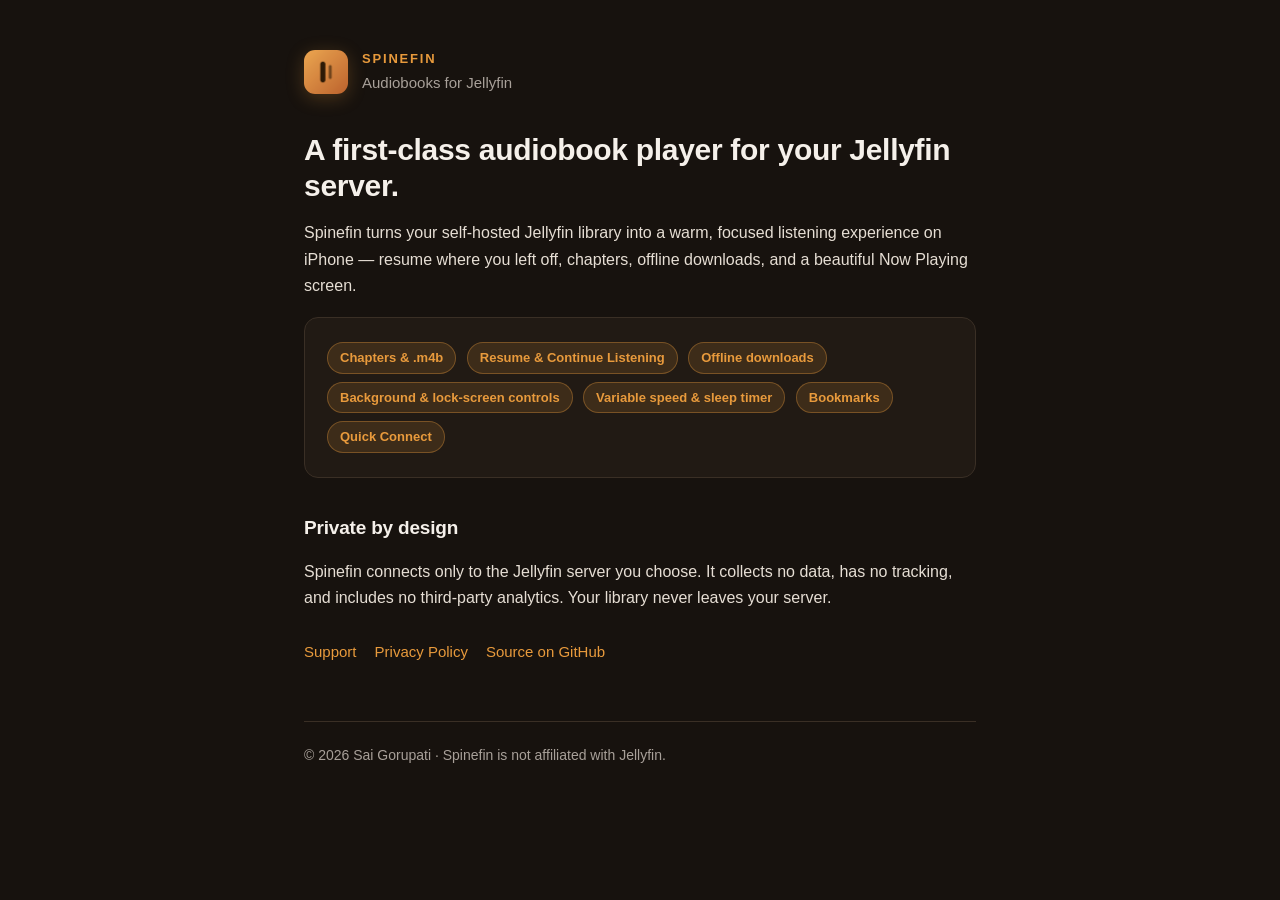
<file: docs/index.html>
<!DOCTYPE html>
<html lang="en">
<head>
<meta charset="utf-8">
<meta name="viewport" content="width=device-width, initial-scale=1">
<title>Spinefin — Audiobooks for Jellyfin</title>
<meta name="description" content="Spinefin is a warm, focused audiobook player for your self-hosted Jellyfin library.">
<link rel="stylesheet" href="style.css">
</head>
<body>
<div class="wrap">
  <header>
    <img class="mark" src="icon.png" alt="Spinefin app icon" width="44" height="44">
    <div>
      <div class="brand">Spinefin</div>
      <p class="tagline">Audiobooks for Jellyfin</p>
    </div>
  </header>

  <h1>A first-class audiobook player for your Jellyfin server.</h1>
  <p>Spinefin turns your self-hosted Jellyfin library into a warm, focused listening experience on iPhone — resume where you left off, chapters, offline downloads, and a beautiful Now Playing screen.</p>

  <div class="card">
    <span class="pill">Chapters &amp; .m4b</span>
    <span class="pill">Resume &amp; Continue Listening</span>
    <span class="pill">Offline downloads</span>
    <span class="pill">Background &amp; lock-screen controls</span>
    <span class="pill">Variable speed &amp; sleep timer</span>
    <span class="pill">Bookmarks</span>
    <span class="pill">Quick Connect</span>
  </div>

  <h2>Private by design</h2>
  <p>Spinefin connects only to the Jellyfin server you choose. It collects no data, has no tracking, and includes no third-party analytics. Your library never leaves your server.</p>

  <nav>
    <a href="support.html">Support</a>
    <a href="privacy.html">Privacy Policy</a>
    <a href="https://github.com/saigorupati/spinefin">Source on GitHub</a>
  </nav>

  <footer>
    © 2026 Sai Gorupati · Spinefin is not affiliated with Jellyfin.
  </footer>
</div>
</body>
</html>
</file>
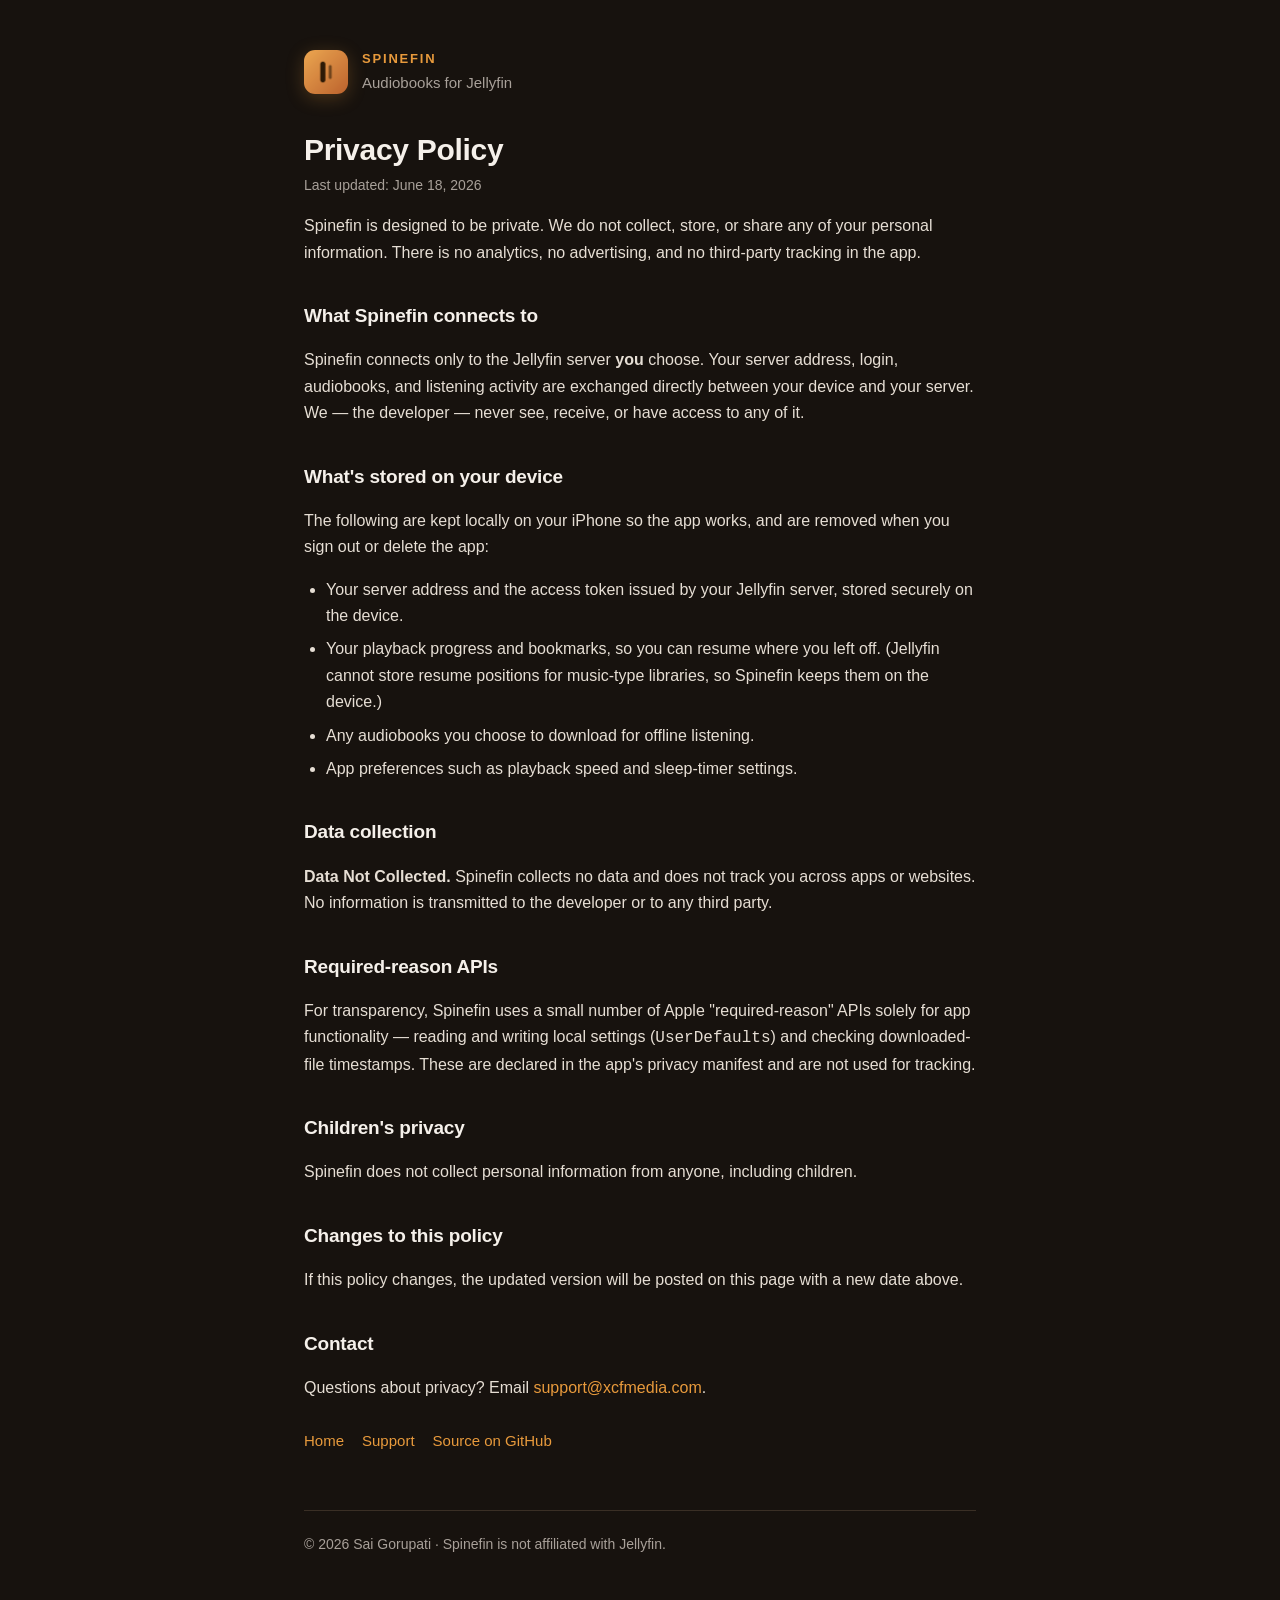
<file: docs/privacy.html>
<!DOCTYPE html>
<html lang="en">
<head>
<meta charset="utf-8">
<meta name="viewport" content="width=device-width, initial-scale=1">
<title>Spinefin — Privacy Policy</title>
<meta name="description" content="Spinefin's privacy policy. No data collected, no tracking.">
<link rel="stylesheet" href="style.css">
</head>
<body>
<div class="wrap">
  <header>
    <img class="mark" src="icon.png" alt="Spinefin app icon" width="44" height="44">
    <div>
      <div class="brand">Spinefin</div>
      <p class="tagline">Audiobooks for Jellyfin</p>
    </div>
  </header>

  <h1>Privacy Policy</h1>
  <p class="updated">Last updated: June 18, 2026</p>

  <p>Spinefin is designed to be private. We do not collect, store, or share any of your personal information. There is no analytics, no advertising, and no third-party tracking in the app.</p>

  <h2>What Spinefin connects to</h2>
  <p>Spinefin connects only to the Jellyfin server <strong>you</strong> choose. Your server address, login, audiobooks, and listening activity are exchanged directly between your device and your server. We — the developer — never see, receive, or have access to any of it.</p>

  <h2>What's stored on your device</h2>
  <p>The following are kept locally on your iPhone so the app works, and are removed when you sign out or delete the app:</p>
  <ul>
    <li>Your server address and the access token issued by your Jellyfin server, stored securely on the device.</li>
    <li>Your playback progress and bookmarks, so you can resume where you left off. (Jellyfin cannot store resume positions for music-type libraries, so Spinefin keeps them on the device.)</li>
    <li>Any audiobooks you choose to download for offline listening.</li>
    <li>App preferences such as playback speed and sleep-timer settings.</li>
  </ul>

  <h2>Data collection</h2>
  <p><strong>Data Not Collected.</strong> Spinefin collects no data and does not track you across apps or websites. No information is transmitted to the developer or to any third party.</p>

  <h2>Required-reason APIs</h2>
  <p>For transparency, Spinefin uses a small number of Apple "required-reason" APIs solely for app functionality — reading and writing local settings (<code>UserDefaults</code>) and checking downloaded-file timestamps. These are declared in the app's privacy manifest and are not used for tracking.</p>

  <h2>Children's privacy</h2>
  <p>Spinefin does not collect personal information from anyone, including children.</p>

  <h2>Changes to this policy</h2>
  <p>If this policy changes, the updated version will be posted on this page with a new date above.</p>

  <h2>Contact</h2>
  <p>Questions about privacy? Email <a href="mailto:support@xcfmedia.com">support@xcfmedia.com</a>.</p>

  <nav>
    <a href="index.html">Home</a>
    <a href="support.html">Support</a>
    <a href="https://github.com/saigorupati/spinefin">Source on GitHub</a>
  </nav>

  <footer>
    © 2026 Sai Gorupati · Spinefin is not affiliated with Jellyfin.
  </footer>
</div>
</body>
</html>
</file>
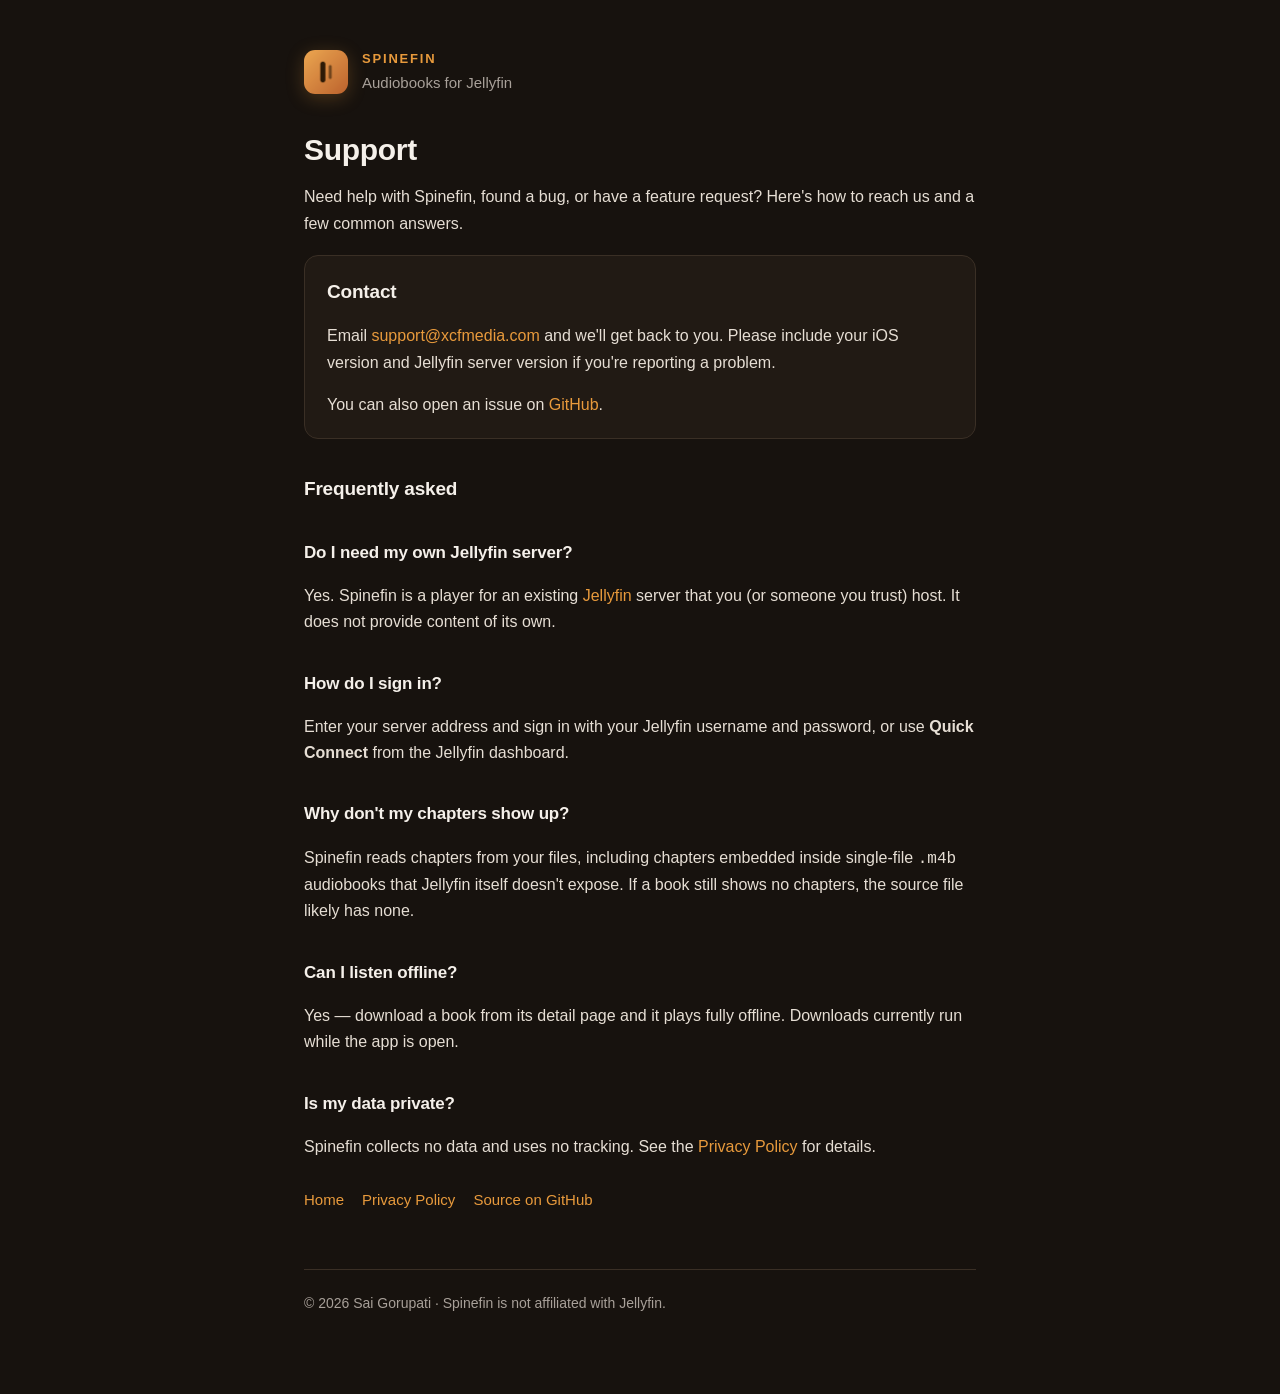
<file: docs/support.html>
<!DOCTYPE html>
<html lang="en">
<head>
<meta charset="utf-8">
<meta name="viewport" content="width=device-width, initial-scale=1">
<title>Spinefin — Support</title>
<meta name="description" content="Support and help for Spinefin, the audiobook player for Jellyfin.">
<link rel="stylesheet" href="style.css">
</head>
<body>
<div class="wrap">
  <header>
    <img class="mark" src="icon.png" alt="Spinefin app icon" width="44" height="44">
    <div>
      <div class="brand">Spinefin</div>
      <p class="tagline">Audiobooks for Jellyfin</p>
    </div>
  </header>

  <h1>Support</h1>
  <p>Need help with Spinefin, found a bug, or have a feature request? Here's how to reach us and a few common answers.</p>

  <div class="card">
    <h2 style="margin-top:0">Contact</h2>
    <p>Email <a href="mailto:support@xcfmedia.com">support@xcfmedia.com</a> and we'll get back to you. Please include your iOS version and Jellyfin server version if you're reporting a problem.</p>
    <p style="margin-bottom:0">You can also open an issue on <a href="https://github.com/saigorupati/spinefin/issues">GitHub</a>.</p>
  </div>

  <h2>Frequently asked</h2>

  <h2 style="font-size:17px">Do I need my own Jellyfin server?</h2>
  <p>Yes. Spinefin is a player for an existing <a href="https://jellyfin.org">Jellyfin</a> server that you (or someone you trust) host. It does not provide content of its own.</p>

  <h2 style="font-size:17px">How do I sign in?</h2>
  <p>Enter your server address and sign in with your Jellyfin username and password, or use <strong>Quick Connect</strong> from the Jellyfin dashboard.</p>

  <h2 style="font-size:17px">Why don't my chapters show up?</h2>
  <p>Spinefin reads chapters from your files, including chapters embedded inside single-file <code>.m4b</code> audiobooks that Jellyfin itself doesn't expose. If a book still shows no chapters, the source file likely has none.</p>

  <h2 style="font-size:17px">Can I listen offline?</h2>
  <p>Yes — download a book from its detail page and it plays fully offline. Downloads currently run while the app is open.</p>

  <h2 style="font-size:17px">Is my data private?</h2>
  <p>Spinefin collects no data and uses no tracking. See the <a href="privacy.html">Privacy Policy</a> for details.</p>

  <nav>
    <a href="index.html">Home</a>
    <a href="privacy.html">Privacy Policy</a>
    <a href="https://github.com/saigorupati/spinefin">Source on GitHub</a>
  </nav>

  <footer>
    © 2026 Sai Gorupati · Spinefin is not affiliated with Jellyfin.
  </footer>
</div>
</body>
</html>
</file>
<file: docs/style.css>
:root {
  --bg: #17120e;
  --surface: #211a14;
  --text: #f5f0ea;
  --muted: #a8a099;
  --accent: #e89a3c;
  --border: #3a2f25;
  --radius: 14px;
}

* { box-sizing: border-box; }

html { -webkit-text-size-adjust: 100%; }

body {
  margin: 0;
  background: var(--bg);
  color: var(--text);
  font: 16px/1.65 -apple-system, BlinkMacSystemFont, "Segoe UI", Roboto, Helvetica, Arial, sans-serif;
  -webkit-font-smoothing: antialiased;
}

.wrap {
  max-width: 720px;
  margin: 0 auto;
  padding: 48px 24px 80px;
}

header {
  display: flex;
  align-items: center;
  gap: 14px;
  margin-bottom: 8px;
}

.mark {
  width: 44px;
  height: 44px;
  border-radius: 11px;
  flex: none;
  display: block;
  box-shadow: 0 4px 18px rgba(232, 154, 60, 0.25);
}

.brand { font-size: 13px; letter-spacing: 0.14em; text-transform: uppercase; color: var(--accent); font-weight: 700; }
.tagline { color: var(--muted); margin: 2px 0 0; font-size: 15px; }

h1 { font-size: 30px; line-height: 1.2; margin: 36px 0 6px; letter-spacing: -0.01em; }
h2 { font-size: 19px; margin: 34px 0 10px; letter-spacing: -0.01em; }
.updated { color: var(--muted); font-size: 14px; margin: 0 0 8px; }

p, li { color: #e6ded4; }
a { color: var(--accent); text-decoration: none; }
a:hover { text-decoration: underline; }

.card {
  background: var(--surface);
  border: 1px solid var(--border);
  border-radius: var(--radius);
  padding: 20px 22px;
  margin: 18px 0;
}

ul { padding-left: 22px; }
li { margin: 7px 0; }

.pill {
  display: inline-block;
  background: rgba(232, 154, 60, 0.14);
  color: var(--accent);
  border: 1px solid rgba(232, 154, 60, 0.35);
  border-radius: 999px;
  padding: 4px 12px;
  font-size: 13px;
  font-weight: 600;
  margin: 4px 6px 4px 0;
}

.btn {
  display: inline-block;
  background: var(--accent);
  color: #2a1d10;
  font-weight: 700;
  padding: 12px 22px;
  border-radius: 12px;
  margin-top: 8px;
}
.btn:hover { text-decoration: none; filter: brightness(1.05); }

nav { margin-top: 28px; display: flex; gap: 18px; flex-wrap: wrap; }
nav a { font-size: 15px; }

footer {
  margin-top: 56px;
  padding-top: 22px;
  border-top: 1px solid var(--border);
  color: var(--muted);
  font-size: 14px;
}
</file>
